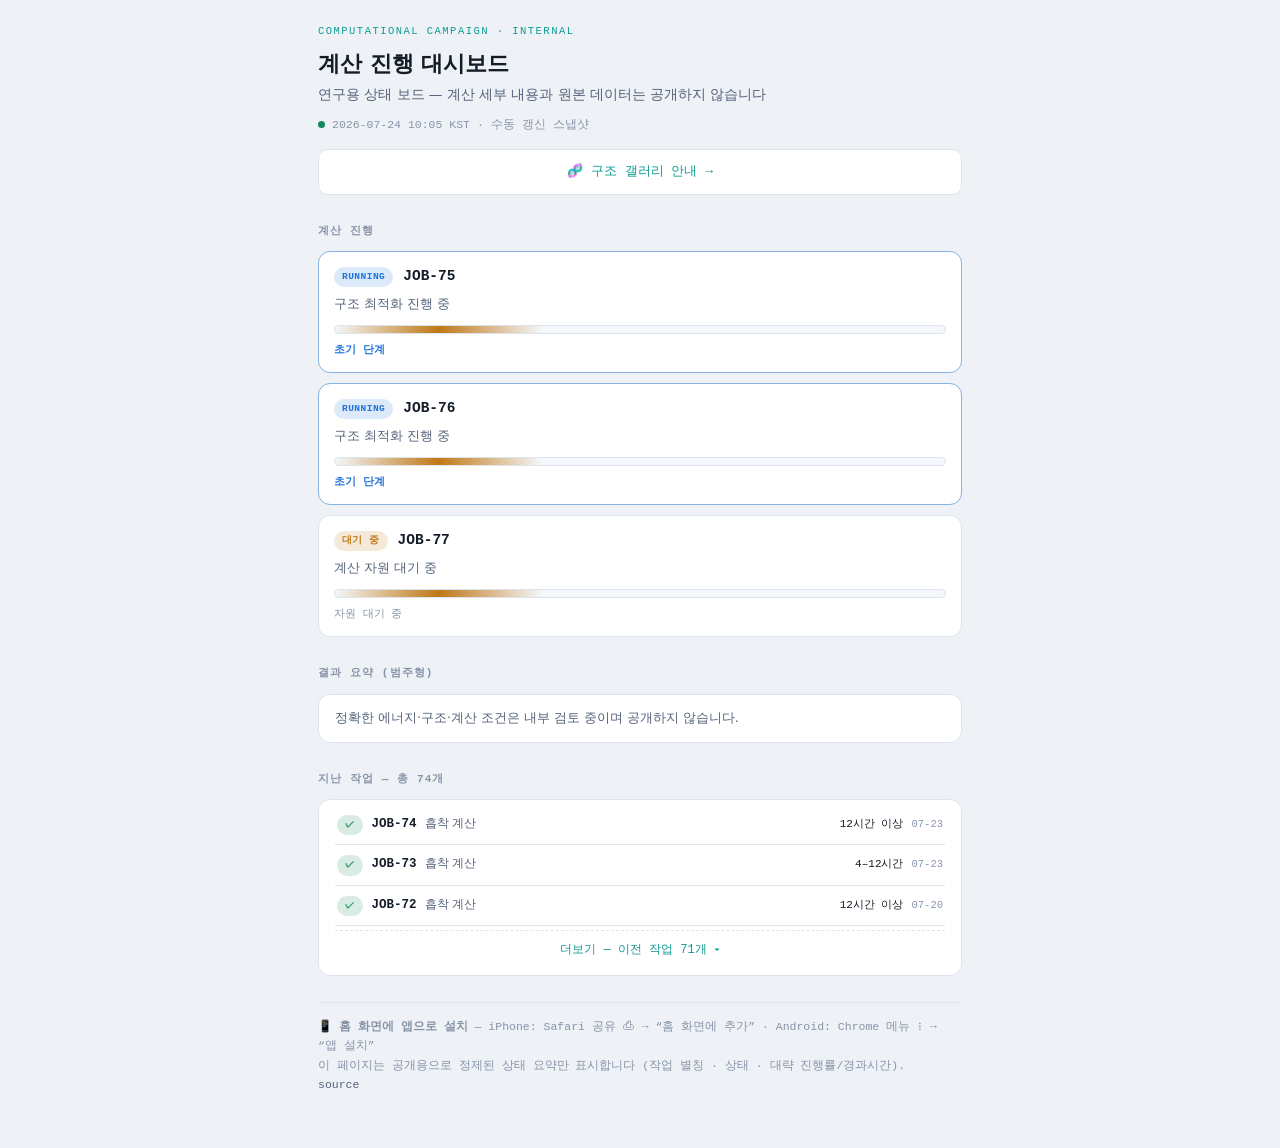
<file: index.html>
<!doctype html>
<html lang="ko">
<head>
<meta charset="utf-8">
<meta name="viewport" content="width=device-width, initial-scale=1, viewport-fit=cover">
<meta http-equiv="Content-Security-Policy" content="default-src 'none'; script-src 'self'; style-src 'self'; img-src 'self'; connect-src 'self'; manifest-src 'self'; worker-src 'self'; base-uri 'self'; form-action 'self'; object-src 'none'">
<meta name="referrer" content="no-referrer">
<meta name="robots" content="noindex,nofollow,noarchive">
<title>계산 대시보드</title>
<link rel="manifest" href="manifest.webmanifest">
<meta name="theme-color" content="#0d1117">
<link rel="icon" type="image/png" sizes="32x32" href="icons/favicon-32.png">
<link rel="apple-touch-icon" href="icons/apple-touch-icon.png">
<meta name="apple-mobile-web-app-capable" content="yes">
<meta name="mobile-web-app-capable" content="yes">
<meta name="apple-mobile-web-app-status-bar-style" content="black-translucent">
<meta name="apple-mobile-web-app-title" content="대시보드">
<link rel="stylesheet" href="style.css">
<script defer src="app.js"></script>
</head>
<body>
<div class="wrap">
  <p class="eyebrow">Computational Campaign · Internal</p>
  <h1>계산 진행 대시보드</h1>
  <p class="sub">연구용 상태 보드 — 계산 세부 내용과 원본 데이터는 공개하지 않습니다</p>
  <div class="asof"><span class="dot"></span><span id="asof">—</span> · 수동 갱신 스냅샷</div>

  <a class="gal" href="structures.html">🧬 구조 갤러리 안내 →</a>

  <h2>계산 진행</h2>
  <div id="jobs"><noscript><div class="err">상태 표시는 JavaScript가 필요합니다.</div></noscript></div>

  <h2>결과 요약 (범주형)</h2>
  <div class="ea" id="summary"></div>

  <h2>지난 작업 — 총 <span id="dcount">—</span>개</h2>
  <div class="ea tight">
    <div id="donelist"></div>
    <button id="more" class="morebtn" type="button">더보기 ▾</button>
  </div>

  <footer>
    📱 <b>홈 화면에 앱으로 설치</b> — iPhone: Safari 공유 ⎙ → “홈 화면에 추가” · Android: Chrome 메뉴 ⋮ → “앱 설치”<br>
    이 페이지는 공개용으로 정제된 상태 요약만 표시합니다 (작업 별칭 · 상태 · 대략 진행률/경과시간).<br>
    <a href="https://github.com/Piberry-lab/gan-dashboard" rel="noopener">source</a>
  </footer>
</div>
</body>
</html>
</file>
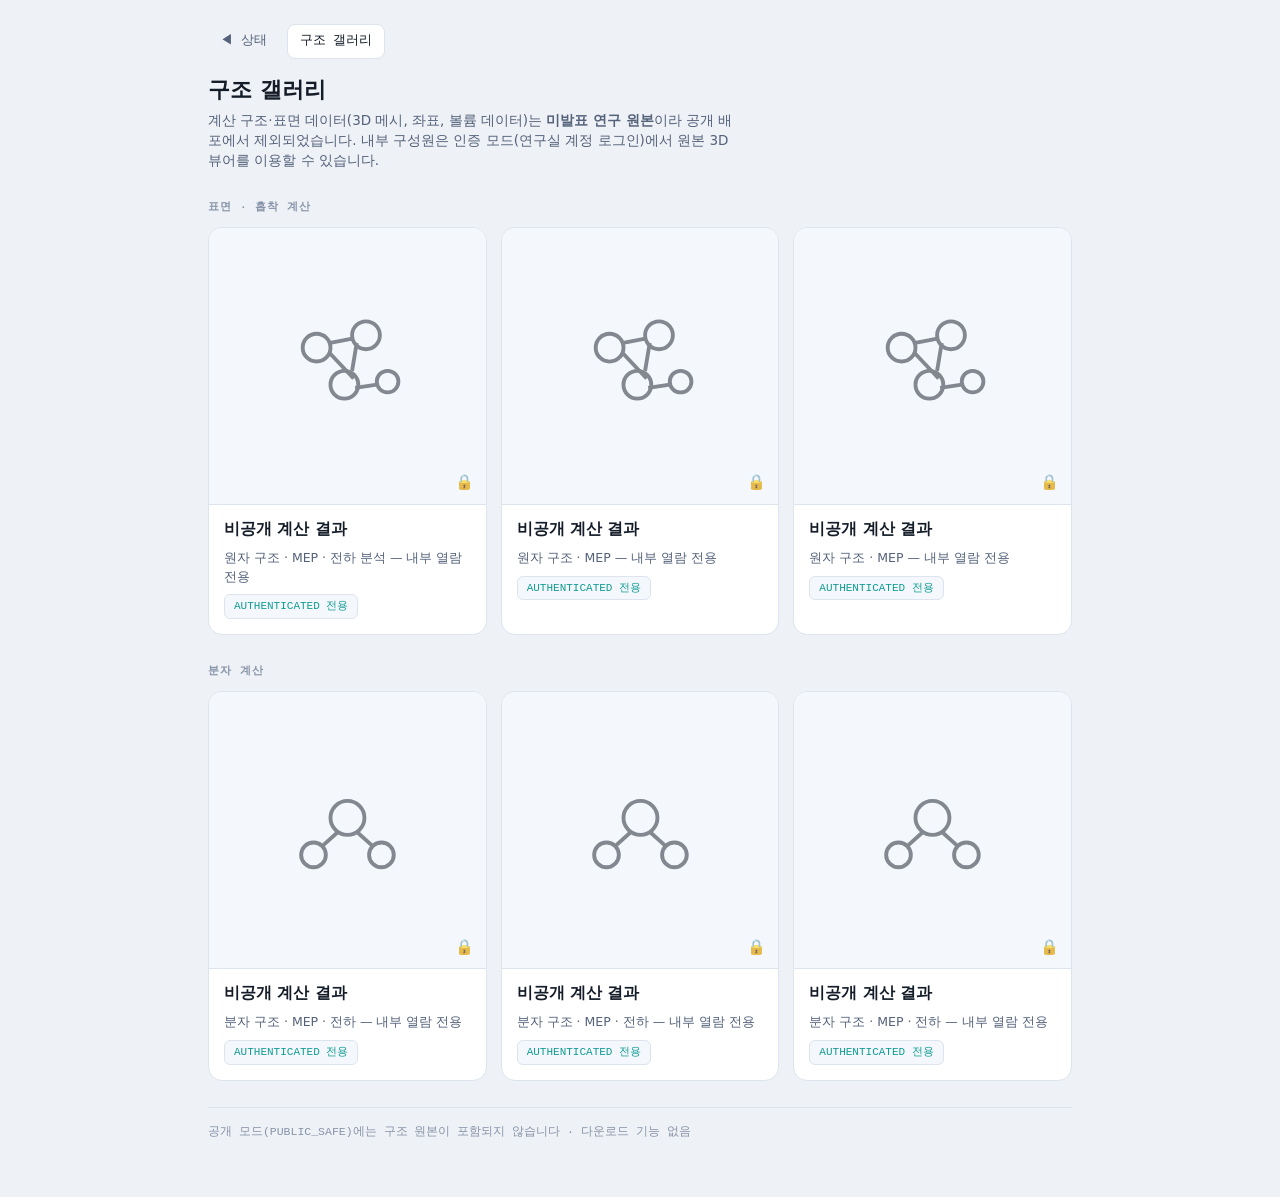
<file: structures.html>
<!doctype html>
<html lang="ko">
<head>
<meta charset="utf-8">
<meta name="viewport" content="width=device-width, initial-scale=1, viewport-fit=cover">
<meta http-equiv="Content-Security-Policy" content="default-src 'none'; script-src 'self'; style-src 'self'; img-src 'self'; connect-src 'self'; manifest-src 'self'; worker-src 'self'; base-uri 'self'; form-action 'self'; object-src 'none'">
<meta name="referrer" content="no-referrer">
<meta name="robots" content="noindex,nofollow,noarchive">
<title>구조 갤러리 — 비공개</title>
<link rel="manifest" href="manifest.webmanifest">
<meta name="theme-color" content="#0d1117">
<link rel="icon" type="image/png" sizes="32x32" href="icons/favicon-32.png">
<link rel="apple-touch-icon" href="icons/apple-touch-icon.png">
<meta name="apple-mobile-web-app-capable" content="yes">
<meta name="mobile-web-app-capable" content="yes">
<meta name="apple-mobile-web-app-status-bar-style" content="black-translucent">
<meta name="apple-mobile-web-app-title" content="대시보드">
<link rel="stylesheet" href="style.css">
<script defer src="app.js"></script>
</head>
<body>
<div class="wrap wide">
  <nav>
    <a href="./">◀ 상태</a>
    <a class="on" href="structures.html">구조 갤러리</a>
  </nav>
  <h1>구조 갤러리</h1>
  <p class="lead">계산 구조·표면 데이터(3D 메시, 좌표, 볼륨 데이터)는 <b>미발표 연구 원본</b>이라
    공개 배포에서 제외되었습니다. 내부 구성원은 인증 모드(연구실 계정 로그인)에서 원본 3D 뷰어를
    이용할 수 있습니다.</p>

  <h2>표면 · 흡착 계산</h2>
  <div class="grid">
    <div class="card"><div class="stage">
      <svg viewBox="0 0 100 100" aria-hidden="true"><g fill="none" stroke="currentColor" stroke-width="2.5"><circle cx="30" cy="38" r="9"/><circle cx="62" cy="30" r="9"/><circle cx="48" cy="62" r="9"/><circle cx="76" cy="60" r="7"/><path d="M38 41l16 17M56 35l-3 18M55 64l14-2M38 35l16-3"/></g></svg>
      <span class="lock">🔒</span></div>
      <div class="cbody"><div class="cname">비공개 계산 결과</div>
      <div class="cdesc">원자 구조 · MEP · 전하 분석 — 내부 열람 전용</div>
      <span class="chip">AUTHENTICATED 전용</span></div></div>
    <div class="card"><div class="stage">
      <svg viewBox="0 0 100 100" aria-hidden="true"><g fill="none" stroke="currentColor" stroke-width="2.5"><circle cx="30" cy="38" r="9"/><circle cx="62" cy="30" r="9"/><circle cx="48" cy="62" r="9"/><circle cx="76" cy="60" r="7"/><path d="M38 41l16 17M56 35l-3 18M55 64l14-2M38 35l16-3"/></g></svg>
      <span class="lock">🔒</span></div>
      <div class="cbody"><div class="cname">비공개 계산 결과</div>
      <div class="cdesc">원자 구조 · MEP — 내부 열람 전용</div>
      <span class="chip">AUTHENTICATED 전용</span></div></div>
    <div class="card"><div class="stage">
      <svg viewBox="0 0 100 100" aria-hidden="true"><g fill="none" stroke="currentColor" stroke-width="2.5"><circle cx="30" cy="38" r="9"/><circle cx="62" cy="30" r="9"/><circle cx="48" cy="62" r="9"/><circle cx="76" cy="60" r="7"/><path d="M38 41l16 17M56 35l-3 18M55 64l14-2M38 35l16-3"/></g></svg>
      <span class="lock">🔒</span></div>
      <div class="cbody"><div class="cname">비공개 계산 결과</div>
      <div class="cdesc">원자 구조 · MEP — 내부 열람 전용</div>
      <span class="chip">AUTHENTICATED 전용</span></div></div>
  </div>

  <h2>분자 계산</h2>
  <div class="grid">
    <div class="card"><div class="stage">
      <svg viewBox="0 0 100 100" aria-hidden="true"><g fill="none" stroke="currentColor" stroke-width="2.5"><circle cx="50" cy="42" r="11"/><circle cx="28" cy="66" r="8"/><circle cx="72" cy="66" r="8"/><path d="M44 51l-10 9M56 51l10 9"/></g></svg>
      <span class="lock">🔒</span></div>
      <div class="cbody"><div class="cname">비공개 계산 결과</div>
      <div class="cdesc">분자 구조 · MEP · 전하 — 내부 열람 전용</div>
      <span class="chip">AUTHENTICATED 전용</span></div></div>
    <div class="card"><div class="stage">
      <svg viewBox="0 0 100 100" aria-hidden="true"><g fill="none" stroke="currentColor" stroke-width="2.5"><circle cx="50" cy="42" r="11"/><circle cx="28" cy="66" r="8"/><circle cx="72" cy="66" r="8"/><path d="M44 51l-10 9M56 51l10 9"/></g></svg>
      <span class="lock">🔒</span></div>
      <div class="cbody"><div class="cname">비공개 계산 결과</div>
      <div class="cdesc">분자 구조 · MEP · 전하 — 내부 열람 전용</div>
      <span class="chip">AUTHENTICATED 전용</span></div></div>
    <div class="card"><div class="stage">
      <svg viewBox="0 0 100 100" aria-hidden="true"><g fill="none" stroke="currentColor" stroke-width="2.5"><circle cx="50" cy="42" r="11"/><circle cx="28" cy="66" r="8"/><circle cx="72" cy="66" r="8"/><path d="M44 51l-10 9M56 51l10 9"/></g></svg>
      <span class="lock">🔒</span></div>
      <div class="cbody"><div class="cname">비공개 계산 결과</div>
      <div class="cdesc">분자 구조 · MEP · 전하 — 내부 열람 전용</div>
      <span class="chip">AUTHENTICATED 전용</span></div></div>
  </div>

  <footer>공개 모드(PUBLIC_SAFE)에는 구조 원본이 포함되지 않습니다 · 다운로드 기능 없음</footer>
</div>
</body>
</html>
</file>
<file: style.css>
:root{
  --bg:#0d1117;--panel:#141b24;--panel2:#0f151d;--line:#232d3a;
  --ink:#e7edf4;--muted:#93a1b3;--faint:#5f6e80;
  --accent:#38c1b8;--run:#4aa8ff;--queue:#f2a63b;--pending:#7d8a9c;--done:#3ecf8e;--fail:#e5534b;
  --mono:ui-monospace,"SF Mono","Cascadia Code",Menlo,Consolas,monospace;
  --sans:system-ui,-apple-system,"Segoe UI",Roboto,sans-serif;
}
@media (prefers-color-scheme:light){:root{--bg:#eef1f6;--panel:#fff;--panel2:#f4f7fb;--line:#dde4ee;
  --ink:#141c28;--muted:#54627a;--faint:#8794a8;--accent:#0f9c93;--run:#1f74d8;--queue:#c07816;--pending:#7d8a9c;--done:#128a58;--fail:#c23b34;}}
:root[data-theme="dark"]{--bg:#0d1117;--panel:#141b24;--panel2:#0f151d;--line:#232d3a;--ink:#e7edf4;--muted:#93a1b3;--faint:#5f6e80;--accent:#38c1b8;--run:#4aa8ff;--queue:#f2a63b;--pending:#7d8a9c;--done:#3ecf8e;--fail:#e5534b;}
:root[data-theme="light"]{--bg:#eef1f6;--panel:#fff;--panel2:#f4f7fb;--line:#dde4ee;--ink:#141c28;--muted:#54627a;--faint:#8794a8;--accent:#0f9c93;--run:#1f74d8;--queue:#c07816;--pending:#7d8a9c;--done:#128a58;--fail:#c23b34;}
*{box-sizing:border-box}
body{margin:0;font-family:var(--sans);color:var(--ink);background:var(--bg);line-height:1.5;-webkit-font-smoothing:antialiased;font-size:15px}
.wrap{max-width:680px;margin:0 auto;
  padding:calc(24px + env(safe-area-inset-top)) calc(18px + env(safe-area-inset-right)) calc(56px + env(safe-area-inset-bottom)) calc(18px + env(safe-area-inset-left))}
.wrap.wide{max-width:900px}
a{color:var(--accent);text-decoration:none}
a:focus-visible{outline:2px solid var(--accent);outline-offset:2px;border-radius:4px}
nav{display:flex;gap:8px;align-items:center;font-family:var(--mono);font-size:12.5px;padding:0 0 14px}
nav a{padding:7px 12px;border-radius:8px;color:var(--muted)}
nav a.on{background:var(--panel);color:var(--ink);border:1px solid var(--line)}
.eyebrow{font-family:var(--mono);font-size:10.5px;letter-spacing:.14em;text-transform:uppercase;color:var(--accent);margin:0 0 7px}
h1{font-size:22px;font-weight:700;margin:0 0 4px}
.sub{color:var(--muted);margin:0;font-size:13.5px}
.asof{font-family:var(--mono);font-size:11.5px;color:var(--faint);margin:12px 0 0;display:flex;align-items:center;gap:7px;flex-wrap:wrap}
.asof .dot{width:7px;height:7px;border-radius:50%;background:var(--done);display:inline-block;animation:pulse 2s infinite}
@keyframes pulse{0%,100%{opacity:1}50%{opacity:.35}}
.gal{display:block;margin:16px 0 4px;font-family:var(--mono);font-size:13px;padding:12px 14px;border:1px solid var(--line);border-radius:10px;background:var(--panel);color:var(--accent);text-align:center}
h2{font-size:11px;font-family:var(--mono);letter-spacing:.1em;text-transform:uppercase;color:var(--faint);margin:28px 0 12px}

.job{background:var(--panel);border:1px solid var(--line);border-radius:12px;padding:14px 15px;margin-bottom:10px}
.job.active{border-color:color-mix(in srgb,var(--run) 45%,var(--line))}
.jhead{display:flex;align-items:center;gap:10px;flex-wrap:wrap}
.st{font-family:var(--mono);font-size:9.5px;font-weight:700;letter-spacing:.05em;padding:3px 8px;border-radius:999px;white-space:nowrap}
.st.run{color:var(--run);background:color-mix(in srgb,var(--run) 16%,transparent)}
.st.queue{color:var(--queue);background:color-mix(in srgb,var(--queue) 16%,transparent)}
.st.done{color:var(--done);background:color-mix(in srgb,var(--done) 16%,transparent)}
.st.fail{color:var(--fail);background:color-mix(in srgb,var(--fail) 14%,transparent)}
.nm{font-family:var(--mono);font-weight:600;font-size:14.5px}
.detail{color:var(--muted);font-size:12.5px;margin-top:7px}
.track{height:9px;border-radius:6px;background:var(--panel2);border:1px solid var(--line);overflow:hidden;margin-top:11px;position:relative}
.fill{height:100%;border-radius:6px;background:linear-gradient(90deg,color-mix(in srgb,var(--run) 55%,transparent),var(--run));width:0;transition:width .6s ease}
.track.indet .fill{width:34%;background:linear-gradient(90deg,transparent,var(--queue),transparent);animation:slide 1.7s linear infinite}
@keyframes slide{0%{transform:translateX(-110%)}100%{transform:translateX(330%)}}
.times{display:flex;justify-content:space-between;gap:8px;margin-top:8px;font-family:var(--mono);font-size:11px;color:var(--faint);font-variant-numeric:tabular-nums;flex-wrap:wrap}
.times b{color:var(--ink);font-weight:600}
.times .pct{color:var(--run);font-weight:600}

.ea{background:var(--panel);border:1px solid var(--line);border-radius:12px;padding:14px 16px;font-size:13.5px}
.ea .formula{color:var(--muted);font-size:12.5px;margin:0}
.ea .rank{font-size:16px;font-weight:600;margin:0 0 10px;font-variant-numeric:tabular-nums}
.drow{display:flex;align-items:baseline;gap:8px;padding:9px 2px;border-bottom:1px solid var(--line);flex-wrap:wrap}
.drow:last-child{border-bottom:0}
.drow .nm{font-size:12.5px}
.drow .dd{color:var(--muted);font-size:12px;flex:1 1 110px;min-width:0}
.drow .dur{font-family:var(--mono);font-size:11px;color:var(--ink);white-space:nowrap;margin-left:auto}
.drow .when{font-family:var(--mono);font-size:10.5px;color:var(--faint);white-space:nowrap}
.ea.tight{padding:5px 16px}
.morebtn{display:block;width:100%;margin:4px 0 2px;padding:10px;font-family:var(--mono);font-size:12px;color:var(--accent);background:none;border:0;border-top:1px dashed var(--line);cursor:pointer}
.err{color:var(--fail);font-family:var(--mono);font-size:12px;padding:12px}

.grid{display:grid;grid-template-columns:repeat(auto-fill,minmax(260px,1fr));gap:14px}
.card{background:var(--panel);border:1px solid var(--line);border-radius:14px;overflow:hidden;display:flex;flex-direction:column}
.stage{position:relative;aspect-ratio:1/1;background:var(--panel2);border-bottom:1px solid var(--line);display:flex;align-items:center;justify-content:center}
.stage svg{width:56%;height:56%;opacity:.5}
.stage .lock{position:absolute;right:12px;bottom:10px;font-size:15px;opacity:.75}
.cbody{padding:13px 15px 15px;display:flex;flex-direction:column;gap:8px;flex:1}
.cname{font-size:15.5px;font-weight:600}
.cdesc{color:var(--muted);font-size:12.5px}
.chip{align-self:flex-start;font-size:11px;font-family:var(--mono);padding:3px 9px;border-radius:6px;background:var(--panel2);border:1px solid var(--line);color:var(--accent)}
.lead{color:var(--muted);margin:0;font-size:13.5px;max-width:62ch}

footer{margin-top:26px;padding-top:14px;border-top:1px solid var(--line);font-size:11.5px;color:var(--faint);font-family:var(--mono);line-height:1.7}
footer a{color:var(--muted)}
@media (max-width:520px){.grid{grid-template-columns:1fr}}
</file>
